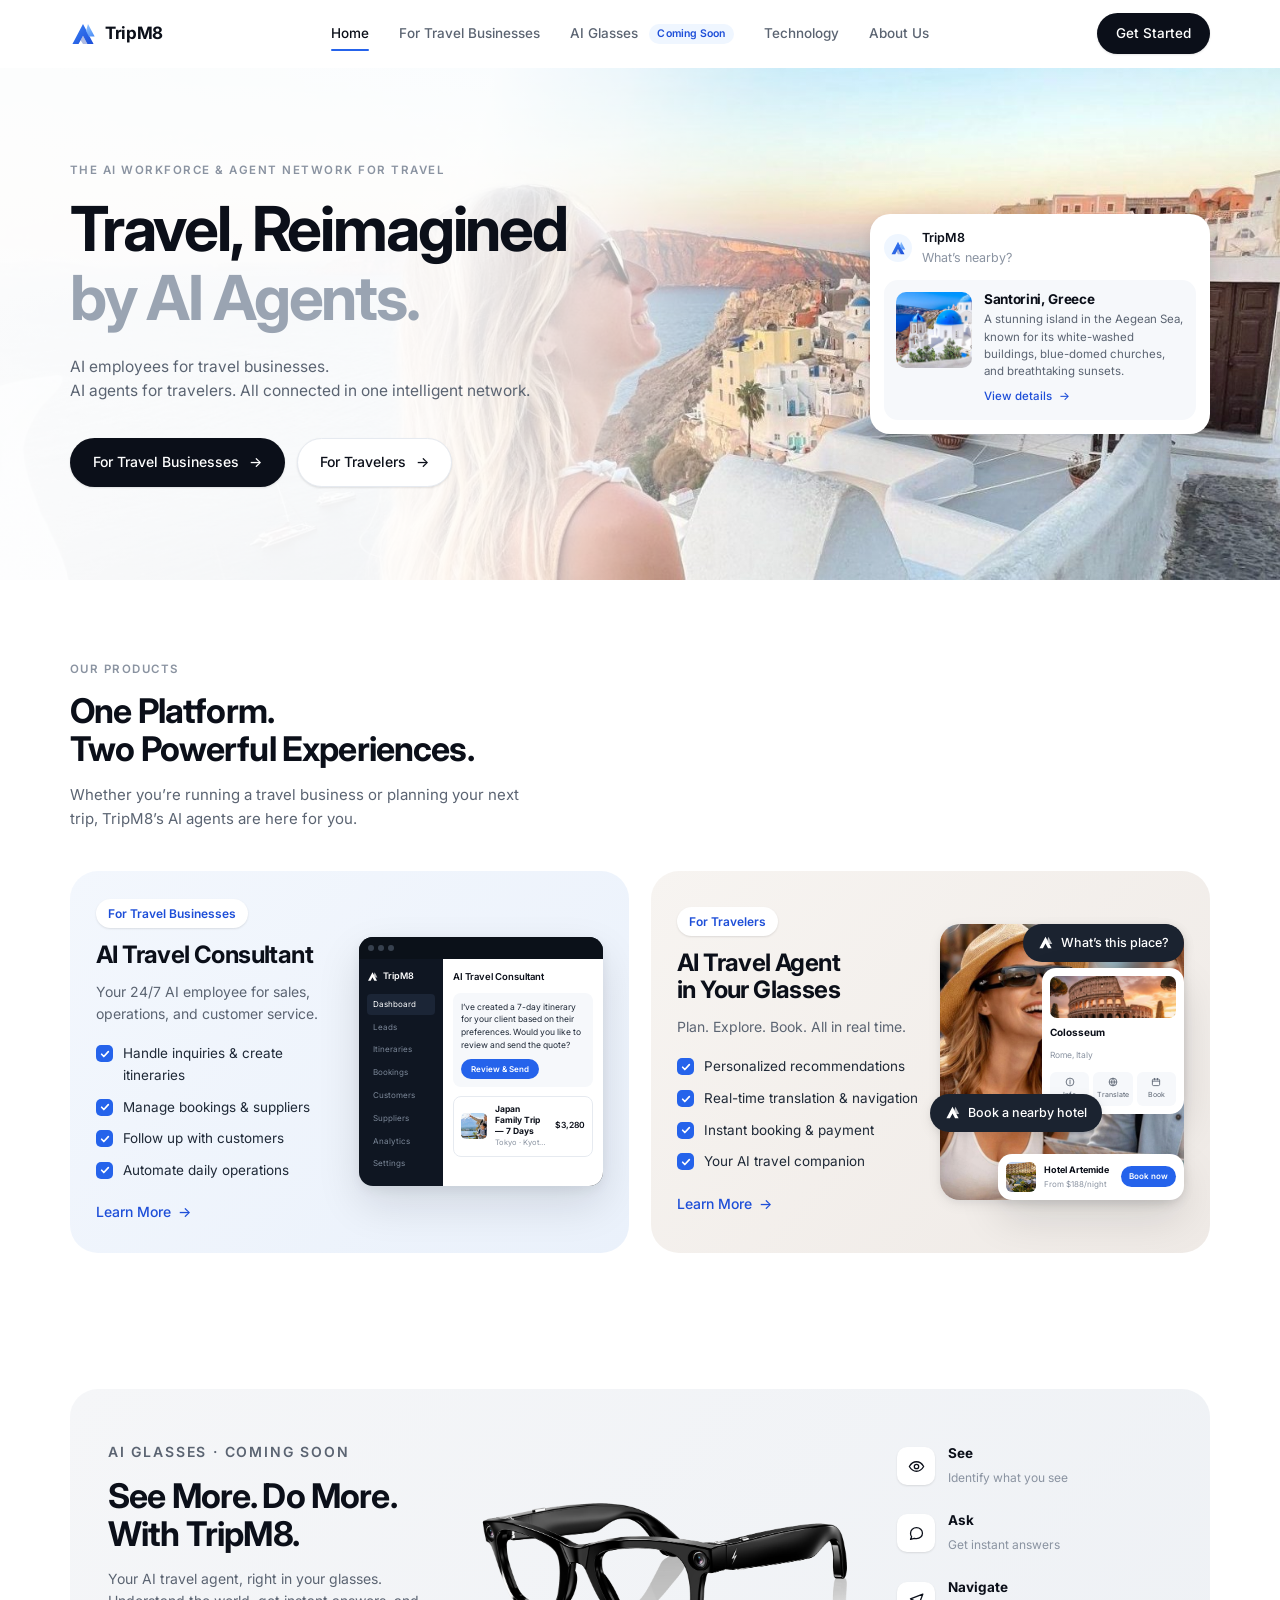
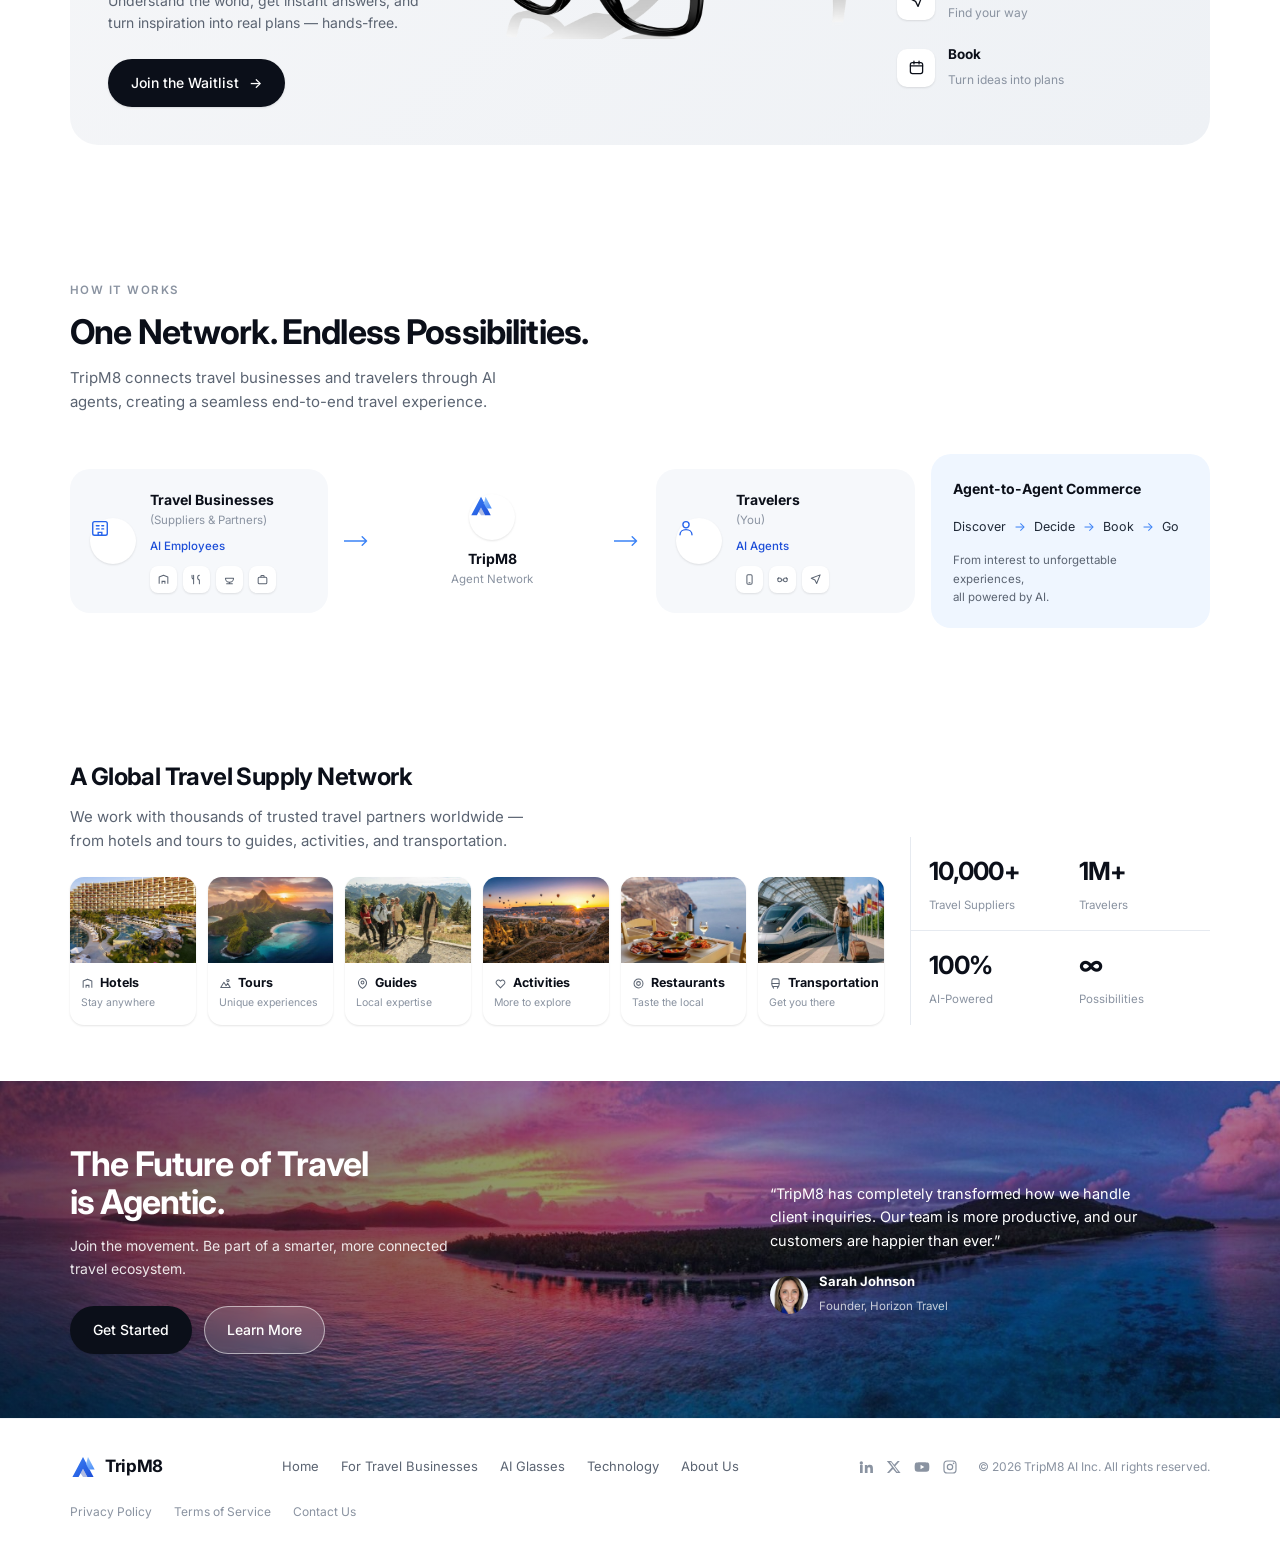
<file: index.html>
<!DOCTYPE html>
<html lang="en">
<head>
<meta charset="utf-8">
<meta name="viewport" content="width=device-width, initial-scale=1">
<title>TripM8 — Travel, Reimagined by AI Agents</title>
<meta name="description" content="TripM8 AI Inc. builds the AI workforce and agent network for travel. AI employees for travel businesses, AI agents for travelers — all connected in one intelligent network.">
<link rel="canonical" href="https://tripm8.ai/">
<meta name="theme-color" content="#ffffff">

<meta property="og:type" content="website">
<meta property="og:site_name" content="TripM8">
<meta property="og:title" content="TripM8 — Travel, Reimagined by AI Agents">
<meta property="og:description" content="AI employees for travel businesses. AI agents for travelers. All connected in one intelligent network.">
<meta property="og:url" content="https://tripm8.ai/">
<meta property="og:image" content="https://tripm8.ai/assets/img/hero-santorini.jpg">
<meta property="og:image:width" content="1550">
<meta property="og:image:height" content="950">
<meta name="twitter:card" content="summary_large_image">

<link rel="icon" href="/favicon.svg" type="image/svg+xml">
<link rel="apple-touch-icon" href="/favicon.svg">
<link rel="manifest" href="/site.webmanifest">

<link rel="preconnect" href="https://fonts.googleapis.com">
<link rel="preconnect" href="https://fonts.gstatic.com" crossorigin>
<link rel="stylesheet" href="https://fonts.googleapis.com/css2?family=Inter:wght@400;500;600;700&display=swap">
<link rel="stylesheet" href="/assets/css/styles.css">

<script type="application/ld+json">
{
  "@context": "https://schema.org",
  "@type": "Organization",
  "name": "TripM8 AI Inc.",
  "alternateName": "TripM8",
  "url": "https://tripm8.ai/",
  "logo": "https://tripm8.ai/assets/img/logo.svg",
  "description": "The AI workforce and agent network for travel."
}
</script>
</head>

<body>
<a class="skip-link" href="#main">Skip to content</a>

<!-- ======================= Header ======================= -->
<header class="site-header" id="siteHeader">
  <div class="wrap">
    <a class="brand" href="/" aria-label="TripM8 home">
      <img src="/assets/img/logo.svg" alt="" width="26" height="26">
      <span>TripM8</span>
    </a>

    <nav class="nav" id="primaryNav" aria-label="Primary">
      <a href="#top" class="is-active">Home</a>
      <a href="#businesses">For Travel Businesses</a>
      <a href="#glasses">AI Glasses <span class="tag-soon">Coming Soon</span></a>
      <a href="#technology">Technology</a>
      <a href="#about">About Us</a>
    </nav>

    <button class="nav-toggle" id="navToggle" type="button"
            aria-controls="primaryNav" aria-expanded="false" aria-label="Open menu">
      <span></span>
    </button>

    <a class="btn btn--dark btn--sm" href="#contact">Get Started</a>
  </div>
</header>

<main id="main">

<!-- ======================= Hero ======================= -->
<section class="hero" id="top">
  <div class="hero__media">
    <img src="/assets/img/hero-santorini.jpg"
         alt="Traveler looking out over the whitewashed cliffside village of Oia, Santorini, at sunset"
         width="1550" height="950" fetchpriority="high">
  </div>

  <div class="wrap hero__inner">
    <div>
      <p class="eyebrow">The AI Workforce &amp; Agent Network for Travel</p>
      <h1>Travel, Reimagined<br><span class="soft">by AI Agents.</span></h1>
      <p class="hero__sub">
        AI employees for travel businesses.<br>
        AI agents for travelers. All connected in one intelligent network.
      </p>
      <div class="hero__cta">
        <a class="btn btn--dark" href="#businesses">For Travel Businesses <span class="arw">&rarr;</span></a>
        <a class="btn btn--light" href="#travelers">For Travelers <span class="arw">&rarr;</span></a>
      </div>
    </div>

    <div class="hero__panel">
      <div class="mock">
        <div class="mock__head">
          <span class="mock__avatar"><img src="/assets/img/logo.svg" alt="" width="16" height="16"></span>
          <div>
            <div class="mock__who">TripM8</div>
            <div class="mock__ask">What&rsquo;s nearby?</div>
          </div>
        </div>
        <div class="mock-card">
          <img class="mock-card__img" src="/assets/img/thumb-santorini.jpg"
               alt="Blue-domed churches above the caldera in Santorini, Greece"
               width="320" height="320" loading="lazy">
          <div>
            <h4>Santorini, Greece</h4>
            <p>A stunning island in the Aegean Sea, known for its white-washed buildings, blue-domed churches, and breathtaking sunsets.</p>
            <span class="tlink">View details <span class="arw">&rarr;</span></span>
          </div>
        </div>
      </div>
    </div>
  </div>
</section>

<!-- ======================= Products ======================= -->
<section class="section" id="products">
  <div class="wrap">
    <p class="eyebrow reveal">Our Products</p>
    <h2 class="h2 reveal">One Platform.<br>Two Powerful Experiences.</h2>
    <p class="lede reveal">
      Whether you&rsquo;re running a travel business or planning your next trip,
      TripM8&rsquo;s AI agents are here for you.
    </p>

    <div class="products__grid">

      <!-- For travel businesses -->
      <article class="pcard pcard--biz reveal" id="businesses">
        <div class="pcard__body">
          <span class="pill">For Travel Businesses</span>
          <h3 class="h3">AI Travel Consultant</h3>
          <p>Your 24/7 AI employee for sales, operations, and customer service.</p>
          <ul class="checks">
            <li><span class="ck"><svg viewBox="0 0 12 12" fill="none" aria-hidden="true"><path d="M2 6.3 4.6 9 10 3.2" stroke="#fff" stroke-width="2" stroke-linecap="round" stroke-linejoin="round"/></svg></span>Handle inquiries &amp; create itineraries</li>
            <li><span class="ck"><svg viewBox="0 0 12 12" fill="none" aria-hidden="true"><path d="M2 6.3 4.6 9 10 3.2" stroke="#fff" stroke-width="2" stroke-linecap="round" stroke-linejoin="round"/></svg></span>Manage bookings &amp; suppliers</li>
            <li><span class="ck"><svg viewBox="0 0 12 12" fill="none" aria-hidden="true"><path d="M2 6.3 4.6 9 10 3.2" stroke="#fff" stroke-width="2" stroke-linecap="round" stroke-linejoin="round"/></svg></span>Follow up with customers</li>
            <li><span class="ck"><svg viewBox="0 0 12 12" fill="none" aria-hidden="true"><path d="M2 6.3 4.6 9 10 3.2" stroke="#fff" stroke-width="2" stroke-linecap="round" stroke-linejoin="round"/></svg></span>Automate daily operations</li>
          </ul>
          <a class="tlink" href="#contact">Learn More <span class="arw">&rarr;</span></a>
        </div>

        <div class="pcard__art">
          <div class="dash" role="img" aria-label="TripM8 AI Travel Consultant dashboard">
            <div class="dash__bar"><i></i><i></i><i></i></div>
            <div class="dash__side">
              <div class="lg"><img src="/assets/img/logo-mark-white.svg" alt="" width="11" height="11">TripM8</div>
              <ul>
                <li class="on">Dashboard</li>
                <li>Leads</li>
                <li>Itineraries</li>
                <li>Bookings</li>
                <li>Customers</li>
                <li>Suppliers</li>
                <li>Analytics</li>
                <li>Settings</li>
              </ul>
            </div>
            <div class="dash__main">
              <div class="ttl">AI Travel Consultant</div>
              <div class="dash__msg">
                I&rsquo;ve created a 7-day itinerary for your client based on their
                preferences. Would you like to review and send the quote?
                <div><span class="dash__btn">Review &amp; Send</span></div>
              </div>
              <div class="dash__row">
                <img src="/assets/img/mock-itinerary.jpg" alt="" width="200" height="200">
                <div>
                  <b>Japan Family Trip &mdash; 7 Days</b>
                  <span>Tokyo &middot; Kyoto &middot; Osaka</span>
                </div>
                <em>$3,280</em>
              </div>
            </div>
          </div>
        </div>
      </article>

      <!-- For travelers -->
      <article class="pcard pcard--trv reveal" id="travelers">
        <div class="pcard__body">
          <span class="pill">For Travelers</span>
          <h3 class="h3">AI Travel Agent<br>in Your Glasses</h3>
          <p>Plan. Explore. Book. All in real time.</p>
          <ul class="checks">
            <li><span class="ck"><svg viewBox="0 0 12 12" fill="none" aria-hidden="true"><path d="M2 6.3 4.6 9 10 3.2" stroke="#fff" stroke-width="2" stroke-linecap="round" stroke-linejoin="round"/></svg></span>Personalized recommendations</li>
            <li><span class="ck"><svg viewBox="0 0 12 12" fill="none" aria-hidden="true"><path d="M2 6.3 4.6 9 10 3.2" stroke="#fff" stroke-width="2" stroke-linecap="round" stroke-linejoin="round"/></svg></span>Real-time translation &amp; navigation</li>
            <li><span class="ck"><svg viewBox="0 0 12 12" fill="none" aria-hidden="true"><path d="M2 6.3 4.6 9 10 3.2" stroke="#fff" stroke-width="2" stroke-linecap="round" stroke-linejoin="round"/></svg></span>Instant booking &amp; payment</li>
            <li><span class="ck"><svg viewBox="0 0 12 12" fill="none" aria-hidden="true"><path d="M2 6.3 4.6 9 10 3.2" stroke="#fff" stroke-width="2" stroke-linecap="round" stroke-linejoin="round"/></svg></span>Your AI travel companion</li>
          </ul>
          <a class="tlink" href="#glasses">Learn More <span class="arw">&rarr;</span></a>
        </div>

        <div class="pcard__art trv-art">
          <img src="/assets/img/scene-glasses.jpg"
               alt="Traveler wearing TripM8 AI glasses on a sunlit European street"
               width="600" height="678" loading="lazy">

          <span class="bubble b1">
            <img src="/assets/img/logo-mark-white.svg" alt="" width="15" height="15">
            What&rsquo;s this place?
          </span>

          <div class="poi">
            <img src="/assets/img/mock-poi.jpg" alt="" width="600" height="200">
            <b>Colosseum</b>
            <span>Rome, Italy</span>
            <div class="poi__acts">
              <div>
                <svg viewBox="0 0 16 16" fill="none" aria-hidden="true"><circle cx="8" cy="8" r="6.2" stroke="#5B6472" stroke-width="1.4"/><path d="M8 7.2v4M8 4.9v.9" stroke="#5B6472" stroke-width="1.4" stroke-linecap="round"/></svg>
                Info
              </div>
              <div>
                <svg viewBox="0 0 16 16" fill="none" aria-hidden="true"><circle cx="8" cy="8" r="6.2" stroke="#5B6472" stroke-width="1.4"/><path d="M1.8 8h12.4M8 1.8c3 3.4 3 9 0 12.4-3-3.4-3-9 0-12.4Z" stroke="#5B6472" stroke-width="1.4"/></svg>
                Translate
              </div>
              <div>
                <svg viewBox="0 0 16 16" fill="none" aria-hidden="true"><rect x="2.2" y="3.4" width="11.6" height="10.4" rx="2" stroke="#5B6472" stroke-width="1.4"/><path d="M2.2 6.6h11.6M5.6 2.2v2.4M10.4 2.2v2.4" stroke="#5B6472" stroke-width="1.4" stroke-linecap="round"/></svg>
                Book
              </div>
            </div>
          </div>

          <span class="bubble b2">
            <img src="/assets/img/logo-mark-white.svg" alt="" width="15" height="15">
            Book a nearby hotel
          </span>

          <div class="hotel">
            <img src="/assets/img/sn-hotels.jpg" alt="" width="34" height="34">
            <div>
              <b>Hotel Artemide</b>
              <span>From $188/night</span>
            </div>
            <span class="book">Book now</span>
          </div>
        </div>
      </article>

    </div>
  </div>
</section>

<!-- ======================= AI Glasses ======================= -->
<section class="section section--tight" id="glasses">
  <div class="wrap">
    <div class="glasses reveal">
      <div>
        <p class="eyebrow">AI Glasses &middot; Coming Soon</p>
        <h2 class="h2">See More. Do More.<br>With TripM8.</h2>
        <p>
          Your AI travel agent, right in your glasses. Understand the world,
          get instant answers, and turn inspiration into real plans &mdash; hands-free.
        </p>
        <a class="btn btn--dark" href="https://forms.gle/j3CLpu5u1ajBYzNw7">Join the Waitlist <span class="arw">&rarr;</span></a>
      </div>

      <div class="glasses__hero">
        <img src="/assets/img/glasses.png" alt="TripM8 AI glasses" width="1140" height="429" loading="lazy">
      </div>

      <ul class="feat">
        <li>
          <span class="ic"><svg viewBox="0 0 20 20" fill="none" aria-hidden="true"><path d="M1.6 10S4.8 4.4 10 4.4 18.4 10 18.4 10 15.2 15.6 10 15.6 1.6 10 1.6 10Z" stroke="#0B0F19" stroke-width="1.5"/><circle cx="10" cy="10" r="2.6" stroke="#0B0F19" stroke-width="1.5"/></svg></span>
          <div><b>See</b><span>Identify what you see</span></div>
        </li>
        <li>
          <span class="ic"><svg viewBox="0 0 20 20" fill="none" aria-hidden="true"><path d="M17 9.6c0 3.6-3.1 6.5-7 6.5-.9 0-1.8-.2-2.6-.4L3 17l1.2-3.2A6.2 6.2 0 0 1 3 9.6C3 6 6.1 3.1 10 3.1s7 2.9 7 6.5Z" stroke="#0B0F19" stroke-width="1.5" stroke-linejoin="round"/></svg></span>
          <div><b>Ask</b><span>Get instant answers</span></div>
        </li>
        <li>
          <span class="ic"><svg viewBox="0 0 20 20" fill="none" aria-hidden="true"><path d="M17.4 2.6 2.9 8.1l6 2.9 2.9 6 5.6-14.4Z" stroke="#0B0F19" stroke-width="1.5" stroke-linejoin="round"/></svg></span>
          <div><b>Navigate</b><span>Find your way</span></div>
        </li>
        <li>
          <span class="ic"><svg viewBox="0 0 20 20" fill="none" aria-hidden="true"><rect x="2.8" y="4.2" width="14.4" height="13" rx="2.4" stroke="#0B0F19" stroke-width="1.5"/><path d="M2.8 8.2h14.4M7 2.6v3.2M13 2.6v3.2" stroke="#0B0F19" stroke-width="1.5" stroke-linecap="round"/></svg></span>
          <div><b>Book</b><span>Turn ideas into plans</span></div>
        </li>
      </ul>
    </div>
  </div>
</section>

<!-- ======================= How it works ======================= -->
<section class="section" id="technology">
  <div class="wrap">
    <p class="eyebrow reveal">How It Works</p>
    <h2 class="h2 reveal">One Network. Endless Possibilities.</h2>
    <p class="lede reveal">
      TripM8 connects travel businesses and travelers through AI agents,
      creating a seamless end-to-end travel experience.
    </p>

    <div class="flow">
      <div class="node reveal">
        <span class="node__ic">
          <svg viewBox="0 0 22 22" fill="none" aria-hidden="true"><rect x="3" y="4" width="16" height="15" rx="2" stroke="#2563EB" stroke-width="1.5"/><path d="M7 8.5h3M7 12h3M13 8.5h2M13 12h2M9 19v-3.2h4V19" stroke="#2563EB" stroke-width="1.5" stroke-linecap="round"/></svg>
        </span>
        <div>
          <b>Travel Businesses</b>
          <span>(Suppliers &amp; Partners)</span>
          <span class="role">AI Employees</span>
          <div class="node__chips">
            <i><svg viewBox="0 0 18 18" fill="none" aria-hidden="true"><path d="M3 15V5.5L9 3l6 2.5V15" stroke="#5B6472" stroke-width="1.4" stroke-linejoin="round"/><path d="M7 15v-3.4h4V15" stroke="#5B6472" stroke-width="1.4"/></svg></i>
            <i><svg viewBox="0 0 18 18" fill="none" aria-hidden="true"><path d="M5 3v5.5M5 8.5V15M5 8.5c-1.3 0-2.2-1-2.2-2.3V3M13 3c-1.5 0-2.4 1.6-2.4 3.4S11.5 9.6 13 9.6V15" stroke="#5B6472" stroke-width="1.4" stroke-linecap="round"/></svg></i>
            <i><svg viewBox="0 0 18 18" fill="none" aria-hidden="true"><path d="M3.4 7.2h11.2c0 3.1-2.5 5.6-5.6 5.6S3.4 10.3 3.4 7.2ZM9 12.8V15M5 15h8" stroke="#5B6472" stroke-width="1.4" stroke-linecap="round" stroke-linejoin="round"/></svg></i>
            <i><svg viewBox="0 0 18 18" fill="none" aria-hidden="true"><rect x="3" y="6" width="12" height="9" rx="1.6" stroke="#5B6472" stroke-width="1.4"/><path d="M6.8 6V4.4c0-.6.5-1.1 1.1-1.1h2.2c.6 0 1.1.5 1.1 1.1V6" stroke="#5B6472" stroke-width="1.4"/></svg></i>
          </div>
        </div>
      </div>

      <div class="arrow" aria-hidden="true">
        <svg viewBox="0 0 30 14" fill="none"><path d="M0 7h26M21 2l5 5-5 5" stroke="currentColor" stroke-width="1.6" stroke-linecap="round" stroke-linejoin="round"/></svg>
      </div>

      <div class="node node--center reveal">
        <span class="node__ic"><img src="/assets/img/logo.svg" alt="" width="24" height="24"></span>
        <div>
          <b>TripM8</b>
          <span>Agent Network</span>
        </div>
      </div>

      <div class="arrow" aria-hidden="true">
        <svg viewBox="0 0 30 14" fill="none"><path d="M0 7h26M21 2l5 5-5 5" stroke="currentColor" stroke-width="1.6" stroke-linecap="round" stroke-linejoin="round"/></svg>
      </div>

      <div class="node reveal">
        <span class="node__ic">
          <svg viewBox="0 0 22 22" fill="none" aria-hidden="true"><circle cx="11" cy="7.4" r="3.4" stroke="#2563EB" stroke-width="1.5"/><path d="M4.4 18.4c0-3.4 3-5.6 6.6-5.6s6.6 2.2 6.6 5.6" stroke="#2563EB" stroke-width="1.5" stroke-linecap="round"/></svg>
        </span>
        <div>
          <b>Travelers</b>
          <span>(You)</span>
          <span class="role">AI Agents</span>
          <div class="node__chips">
            <i><svg viewBox="0 0 18 18" fill="none" aria-hidden="true"><rect x="5.4" y="2.4" width="7.2" height="13.2" rx="1.6" stroke="#5B6472" stroke-width="1.4"/><path d="M8.2 13.4h1.6" stroke="#5B6472" stroke-width="1.4" stroke-linecap="round"/></svg></i>
            <i><svg viewBox="0 0 18 18" fill="none" aria-hidden="true"><circle cx="5" cy="9.6" r="2.6" stroke="#5B6472" stroke-width="1.4"/><circle cx="13" cy="9.6" r="2.6" stroke="#5B6472" stroke-width="1.4"/><path d="M7.6 9.6h2.8M2.4 8.2 3.6 6.6M15.6 8.2l-1.2-1.6" stroke="#5B6472" stroke-width="1.4" stroke-linecap="round"/></svg></i>
            <i><svg viewBox="0 0 18 18" fill="none" aria-hidden="true"><path d="M15.4 2.6 3.2 7.2l5 2.4 2.4 5 4.8-12Z" stroke="#5B6472" stroke-width="1.4" stroke-linejoin="round"/></svg></i>
          </div>
        </div>
      </div>

      <div class="commerce reveal">
        <b>Agent-to-Agent Commerce</b>
        <div class="commerce__steps">
          <span>Discover</span><i>&rarr;</i>
          <span>Decide</span><i>&rarr;</i>
          <span>Book</span><i>&rarr;</i>
          <span>Go</span>
        </div>
        <p>From interest to unforgettable experiences,<br>all powered by AI.</p>
      </div>
    </div>
  </div>
</section>

<!-- ======================= Supply network ======================= -->
<section class="section section--tight" id="network">
  <div class="wrap supply">
    <div>
      <h2 class="h3 reveal">A Global Travel Supply Network</h2>
      <p class="lede reveal">
        We work with thousands of trusted travel partners worldwide &mdash; from hotels
        and tours to guides, activities, and transportation.
      </p>

      <div class="supply__grid">
        <article class="scard reveal">
          <img src="/assets/img/sn-hotels.jpg" alt="" width="600" height="410" loading="lazy">
          <div class="scard__b">
            <div class="t">
              <svg viewBox="0 0 18 18" fill="none" aria-hidden="true"><path d="M3 15V5.5L9 3l6 2.5V15" stroke="currentColor" stroke-width="1.4" stroke-linejoin="round"/><path d="M7 15v-3.4h4V15" stroke="currentColor" stroke-width="1.4"/></svg>
              <b>Hotels</b>
            </div>
            <span>Stay anywhere</span>
          </div>
        </article>

        <article class="scard reveal">
          <img src="/assets/img/sn-tours.jpg" alt="" width="600" height="410" loading="lazy">
          <div class="scard__b">
            <div class="t">
              <svg viewBox="0 0 18 18" fill="none" aria-hidden="true"><path d="m2.4 14.4 4.4-7 3 4.6 2.2-3.2 3.6 5.6H2.4Z" stroke="currentColor" stroke-width="1.4" stroke-linejoin="round"/><circle cx="12.4" cy="5" r="1.6" stroke="currentColor" stroke-width="1.4"/></svg>
              <b>Tours</b>
            </div>
            <span>Unique experiences</span>
          </div>
        </article>

        <article class="scard reveal">
          <img src="/assets/img/sn-guides.jpg" alt="" width="600" height="410" loading="lazy">
          <div class="scard__b">
            <div class="t">
              <svg viewBox="0 0 18 18" fill="none" aria-hidden="true"><path d="M9 15.8s5.6-3.8 5.6-8a5.6 5.6 0 1 0-11.2 0c0 4.2 5.6 8 5.6 8Z" stroke="currentColor" stroke-width="1.4" stroke-linejoin="round"/><circle cx="9" cy="7.6" r="2" stroke="currentColor" stroke-width="1.4"/></svg>
              <b>Guides</b>
            </div>
            <span>Local expertise</span>
          </div>
        </article>

        <article class="scard reveal">
          <img src="/assets/img/sn-activities.jpg" alt="" width="600" height="410" loading="lazy">
          <div class="scard__b">
            <div class="t">
              <svg viewBox="0 0 18 18" fill="none" aria-hidden="true"><path d="M9 15.2 3.9 10a3.3 3.3 0 0 1 0-4.7 3.3 3.3 0 0 1 4.7 0L9 5.7l.4-.4a3.3 3.3 0 0 1 4.7 0 3.3 3.3 0 0 1 0 4.7L9 15.2Z" stroke="currentColor" stroke-width="1.4" stroke-linejoin="round"/></svg>
              <b>Activities</b>
            </div>
            <span>More to explore</span>
          </div>
        </article>

        <article class="scard reveal">
          <img src="/assets/img/sn-restaurants.jpg" alt="" width="600" height="410" loading="lazy">
          <div class="scard__b">
            <div class="t">
              <svg viewBox="0 0 18 18" fill="none" aria-hidden="true"><circle cx="9" cy="9" r="6.2" stroke="currentColor" stroke-width="1.4"/><circle cx="9" cy="9" r="2.6" stroke="currentColor" stroke-width="1.4"/></svg>
              <b>Restaurants</b>
            </div>
            <span>Taste the local</span>
          </div>
        </article>

        <article class="scard reveal">
          <img src="/assets/img/sn-transport.jpg" alt="" width="600" height="410" loading="lazy">
          <div class="scard__b">
            <div class="t">
              <svg viewBox="0 0 18 18" fill="none" aria-hidden="true"><rect x="4" y="2.6" width="10" height="10.4" rx="2.4" stroke="currentColor" stroke-width="1.4"/><path d="M4 9h10M6.4 15.4 5 13.2M11.6 15.4 13 13.2" stroke="currentColor" stroke-width="1.4" stroke-linecap="round"/></svg>
              <b>Transportation</b>
            </div>
            <span>Get you there</span>
          </div>
        </article>
      </div>
    </div>

    <div class="stats reveal">
      <div><b data-count="10000" data-suffix="+">10,000+</b><span>Travel Suppliers</span></div>
      <div><b data-count="1" data-suffix="M+">1M+</b><span>Travelers</span></div>
      <div><b data-count="100" data-suffix="%">100%</b><span>AI-Powered</span></div>
      <div><b>&infin;</b><span>Possibilities</span></div>
    </div>
  </div>
</section>

<!-- ======================= CTA ======================= -->
<section class="cta" id="about">
  <div class="cta__media">
    <img src="/assets/img/cta-sunset.jpg" alt="" width="2000" height="468" loading="lazy">
  </div>

  <div class="wrap cta__inner">
    <div>
      <h2>The Future of Travel<br>is Agentic.</h2>
      <p>Join the movement. Be part of a smarter, more connected travel ecosystem.</p>
      <div class="cta__btns" id="contact">
        <a class="btn btn--dark" href="mailto:hello@tripm8.ai?subject=Getting%20started%20with%20TripM8">Get Started</a>
        <a class="btn btn--ghost" href="#products">Learn More</a>
      </div>
    </div>

    <figure class="quote">
      <blockquote>
        &ldquo;TripM8 has completely transformed how we handle client inquiries.
        Our team is more productive, and our customers are happier than ever.&rdquo;
      </blockquote>
      <figcaption class="quote__who">
        <img src="/assets/img/avatar-sarah.jpg" alt="Sarah Johnson" width="200" height="200" loading="lazy">
        <div>
          <b>Sarah Johnson</b>
          <span>Founder, Horizon Travel</span>
        </div>
      </figcaption>
    </figure>
  </div>
</section>

</main>

<!-- ======================= Footer ======================= -->
<footer class="site-footer">
  <div class="wrap">
    <div class="foot__top">
      <a class="brand" href="/" aria-label="TripM8 home">
        <img src="/assets/img/logo.svg" alt="" width="26" height="26">
        <span>TripM8</span>
      </a>

      <nav class="foot__nav" aria-label="Footer">
        <a href="#top">Home</a>
        <a href="#businesses">For Travel Businesses</a>
        <a href="#glasses">AI Glasses</a>
        <a href="#technology">Technology</a>
        <a href="#about">About Us</a>
      </nav>

      <div class="socials">
        <a href="https://www.linkedin.com/" aria-label="LinkedIn" rel="me noopener" target="_blank">
          <svg viewBox="0 0 24 24" fill="currentColor" aria-hidden="true"><path d="M4.98 3.5a2.5 2.5 0 1 1 0 5 2.5 2.5 0 0 1 0-5ZM3 9h4v12H3V9Zm7 0h3.8v1.7h.05c.53-.95 1.83-1.95 3.77-1.95 4.03 0 4.78 2.5 4.78 5.76V21h-4v-5.5c0-1.31-.02-3-1.9-3-1.9 0-2.2 1.43-2.2 2.9V21h-4V9Z"/></svg>
        </a>
        <a href="https://x.com/" aria-label="X" rel="me noopener" target="_blank">
          <svg viewBox="0 0 24 24" fill="currentColor" aria-hidden="true"><path d="M17.5 3h3.2l-7 8 8.2 10h-6.4l-5-6.1L4.7 21H1.5l7.5-8.6L1.2 3h6.6l4.5 5.6L17.5 3Zm-1.1 16.1h1.8L7.7 4.8H5.8l10.6 14.3Z"/></svg>
        </a>
        <a href="https://www.youtube.com/" aria-label="YouTube" rel="me noopener" target="_blank">
          <svg viewBox="0 0 24 24" fill="currentColor" aria-hidden="true"><path d="M22.5 7.2a2.7 2.7 0 0 0-1.9-1.9C18.9 4.8 12 4.8 12 4.8s-6.9 0-8.6.5A2.7 2.7 0 0 0 1.5 7.2C1 8.9 1 12 1 12s0 3.1.5 4.8a2.7 2.7 0 0 0 1.9 1.9c1.7.5 8.6.5 8.6.5s6.9 0 8.6-.5a2.7 2.7 0 0 0 1.9-1.9c.5-1.7.5-4.8.5-4.8s0-3.1-.5-4.8ZM9.8 15.3V8.7l5.7 3.3-5.7 3.3Z"/></svg>
        </a>
        <a href="https://www.instagram.com/" aria-label="Instagram" rel="me noopener" target="_blank">
          <svg viewBox="0 0 24 24" fill="none" aria-hidden="true"><rect x="3" y="3" width="18" height="18" rx="5" stroke="currentColor" stroke-width="1.8"/><circle cx="12" cy="12" r="4" stroke="currentColor" stroke-width="1.8"/><circle cx="17.4" cy="6.6" r="1.2" fill="currentColor"/></svg>
        </a>
      </div>

      <p class="foot__copy">&copy; <span id="year">2026</span> TripM8 AI Inc. All rights reserved.</p>
    </div>

    <div class="foot__bottom">
      <a href="/privacy.html">Privacy Policy</a>
      <a href="/terms.html">Terms of Service</a>
      <a href="mailto:hello@tripm8.ai">Contact Us</a>
    </div>
  </div>
</footer>

<script src="/assets/js/main.js" defer></script>
</body>
</html>
</file>
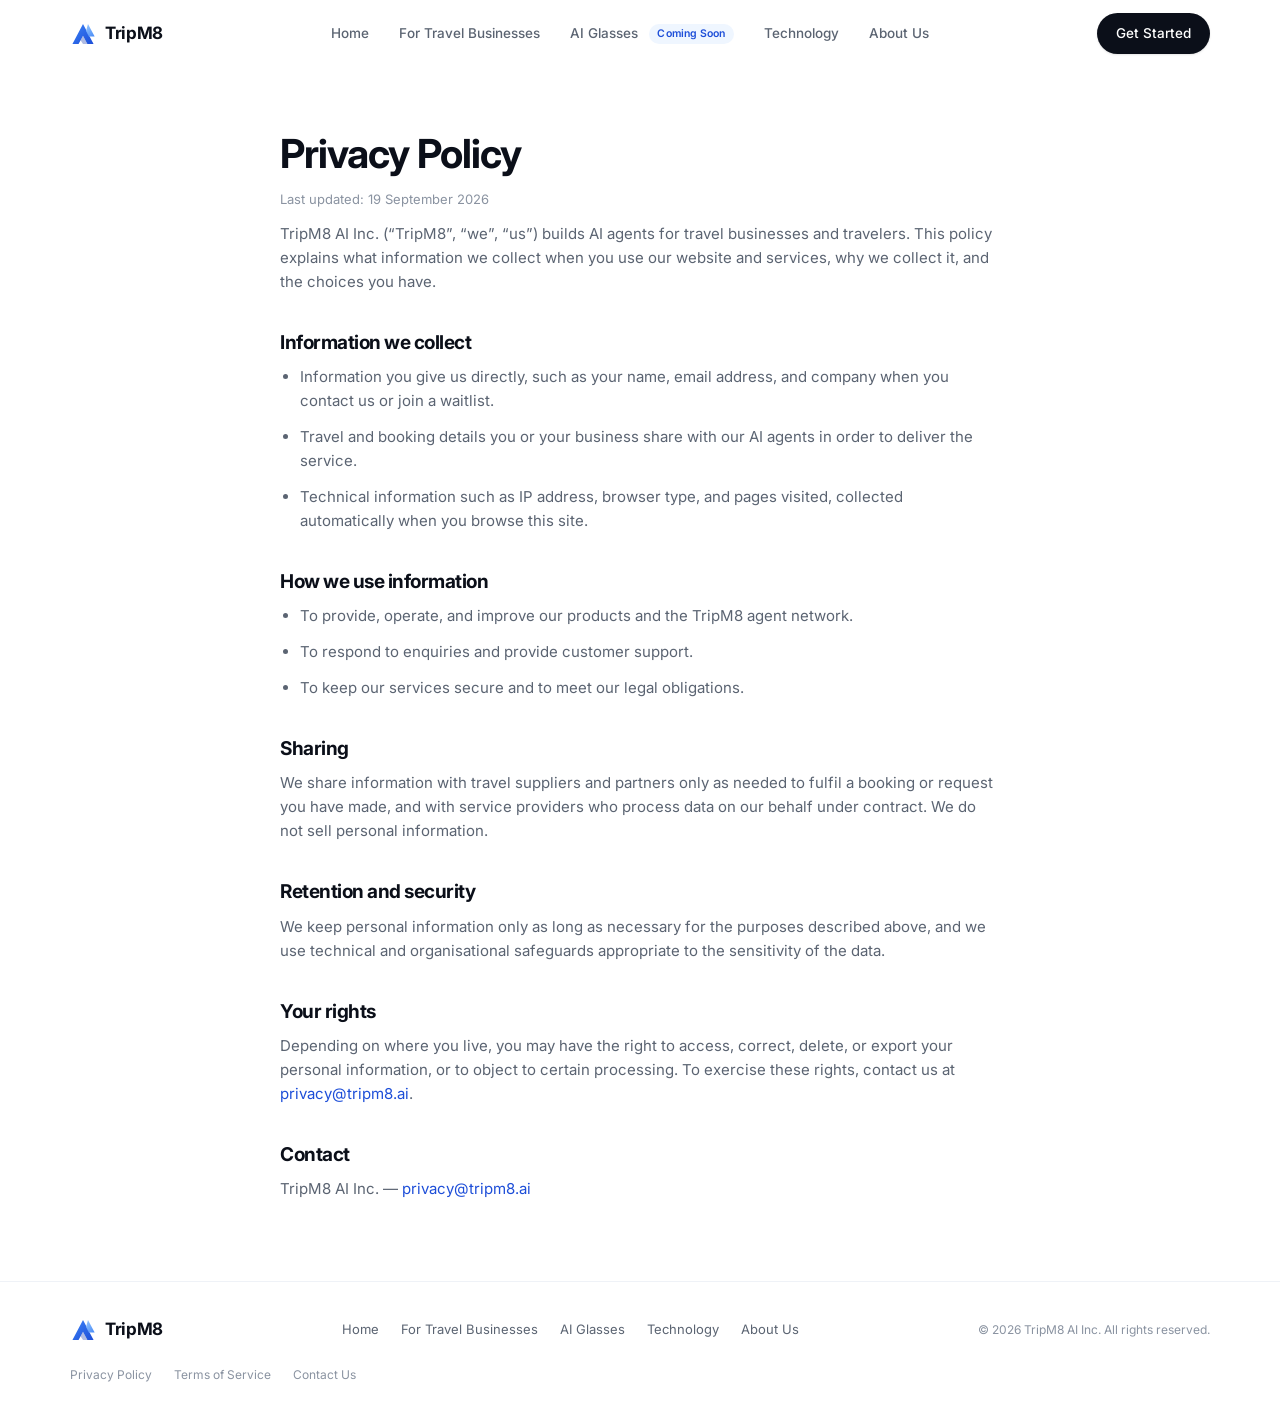
<file: privacy.html>
<!DOCTYPE html>
<html lang="en">
<head>
<meta charset="utf-8">
<meta name="viewport" content="width=device-width, initial-scale=1">
<title>Privacy Policy — TripM8</title>
<meta name="description" content="How TripM8 AI Inc. collects, uses, and protects your information.">
<meta name="robots" content="index,follow">
<link rel="icon" href="/favicon.svg" type="image/svg+xml">
<link rel="preconnect" href="https://fonts.googleapis.com">
<link rel="preconnect" href="https://fonts.gstatic.com" crossorigin>
<link rel="stylesheet" href="https://fonts.googleapis.com/css2?family=Inter:wght@400;500;600;700&display=swap">
<link rel="stylesheet" href="/assets/css/styles.css">
</head>
<body>
<header class="site-header" id="siteHeader">
  <div class="wrap">
    <a class="brand" href="/" aria-label="TripM8 home">
      <img src="/assets/img/logo.svg" alt="" width="26" height="26">
      <span>TripM8</span>
    </a>
    <nav class="nav" id="primaryNav" aria-label="Primary">
      <a href="/#top">Home</a>
      <a href="/#businesses">For Travel Businesses</a>
      <a href="/#glasses">AI Glasses <span class="tag-soon">Coming Soon</span></a>
      <a href="/#technology">Technology</a>
      <a href="/#about">About Us</a>
    </nav>
    <button class="nav-toggle" id="navToggle" type="button"
            aria-controls="primaryNav" aria-expanded="false" aria-label="Open menu">
      <span></span>
    </button>
    <a class="btn btn--dark btn--sm" href="/#contact">Get Started</a>
  </div>
</header>
<main class="wrap doc">
  <h1>Privacy Policy</h1>
  <p class="updated">Last updated: 19 September 2026</p>

  <p>
    TripM8 AI Inc. (&ldquo;TripM8&rdquo;, &ldquo;we&rdquo;, &ldquo;us&rdquo;) builds AI agents for
    travel businesses and travelers. This policy explains what information we collect when you
    use our website and services, why we collect it, and the choices you have.
  </p>

  <h2>Information we collect</h2>
  <ul>
    <li>Information you give us directly, such as your name, email address, and company when you contact us or join a waitlist.</li>
    <li>Travel and booking details you or your business share with our AI agents in order to deliver the service.</li>
    <li>Technical information such as IP address, browser type, and pages visited, collected automatically when you browse this site.</li>
  </ul>

  <h2>How we use information</h2>
  <ul>
    <li>To provide, operate, and improve our products and the TripM8 agent network.</li>
    <li>To respond to enquiries and provide customer support.</li>
    <li>To keep our services secure and to meet our legal obligations.</li>
  </ul>

  <h2>Sharing</h2>
  <p>
    We share information with travel suppliers and partners only as needed to fulfil a booking or
    request you have made, and with service providers who process data on our behalf under
    contract. We do not sell personal information.
  </p>

  <h2>Retention and security</h2>
  <p>
    We keep personal information only as long as necessary for the purposes described above, and
    we use technical and organisational safeguards appropriate to the sensitivity of the data.
  </p>

  <h2>Your rights</h2>
  <p>
    Depending on where you live, you may have the right to access, correct, delete, or export
    your personal information, or to object to certain processing. To exercise these rights,
    contact us at <a href="mailto:privacy@tripm8.ai">privacy@tripm8.ai</a>.
  </p>

  <h2>Contact</h2>
  <p>
    TripM8 AI Inc. &mdash; <a href="mailto:privacy@tripm8.ai">privacy@tripm8.ai</a>
  </p>
</main>
<footer class="site-footer">
  <div class="wrap">
    <div class="foot__top">
      <a class="brand" href="/" aria-label="TripM8 home">
        <img src="/assets/img/logo.svg" alt="" width="26" height="26">
        <span>TripM8</span>
      </a>
      <nav class="foot__nav" aria-label="Footer">
        <a href="/#top">Home</a>
        <a href="/#businesses">For Travel Businesses</a>
        <a href="/#glasses">AI Glasses</a>
        <a href="/#technology">Technology</a>
        <a href="/#about">About Us</a>
      </nav>
      <p class="foot__copy">&copy; <span id="year">2026</span> TripM8 AI Inc. All rights reserved.</p>
    </div>
    <div class="foot__bottom">
      <a href="/privacy.html">Privacy Policy</a>
      <a href="/terms.html">Terms of Service</a>
      <a href="mailto:hello@tripm8.ai">Contact Us</a>
    </div>
  </div>
</footer>
<script src="/assets/js/main.js" defer></script>
</body>
</html>
</file>
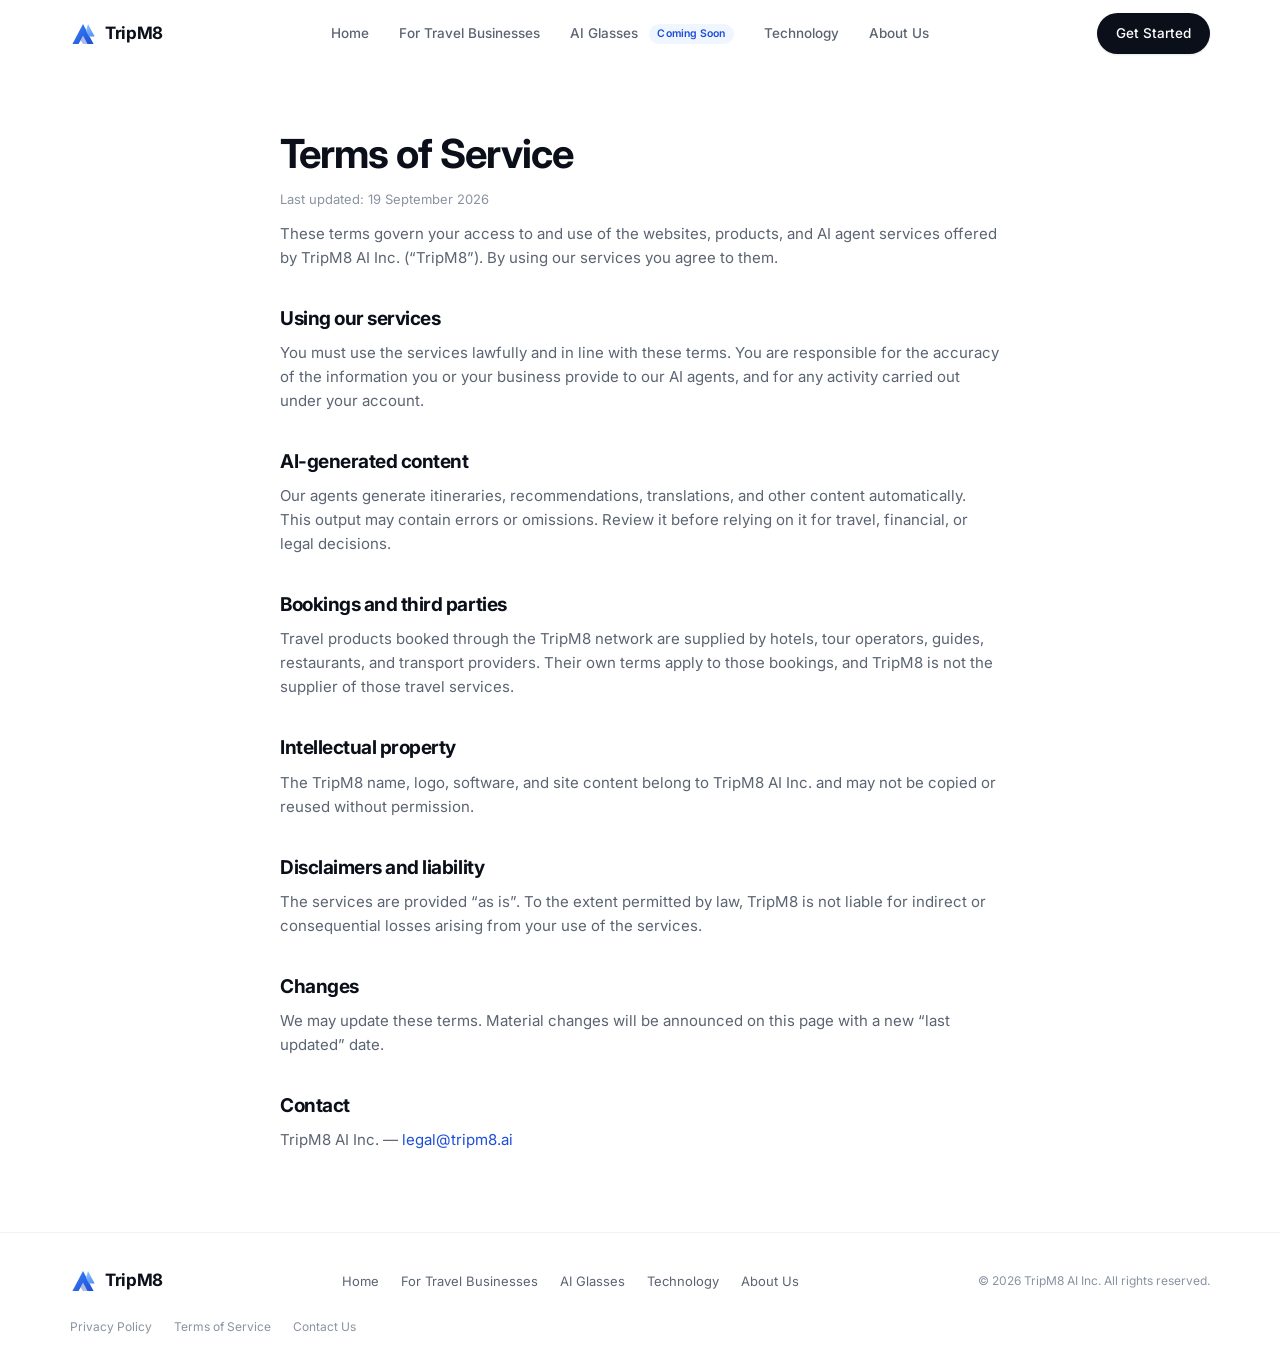
<file: terms.html>
<!DOCTYPE html>
<html lang="en">
<head>
<meta charset="utf-8">
<meta name="viewport" content="width=device-width, initial-scale=1">
<title>Terms of Service — TripM8</title>
<meta name="description" content="The terms that govern your use of TripM8 AI Inc. products and services.">
<meta name="robots" content="index,follow">
<link rel="icon" href="/favicon.svg" type="image/svg+xml">
<link rel="preconnect" href="https://fonts.googleapis.com">
<link rel="preconnect" href="https://fonts.gstatic.com" crossorigin>
<link rel="stylesheet" href="https://fonts.googleapis.com/css2?family=Inter:wght@400;500;600;700&display=swap">
<link rel="stylesheet" href="/assets/css/styles.css">
</head>
<body>
<header class="site-header" id="siteHeader">
  <div class="wrap">
    <a class="brand" href="/" aria-label="TripM8 home">
      <img src="/assets/img/logo.svg" alt="" width="26" height="26">
      <span>TripM8</span>
    </a>
    <nav class="nav" id="primaryNav" aria-label="Primary">
      <a href="/#top">Home</a>
      <a href="/#businesses">For Travel Businesses</a>
      <a href="/#glasses">AI Glasses <span class="tag-soon">Coming Soon</span></a>
      <a href="/#technology">Technology</a>
      <a href="/#about">About Us</a>
    </nav>
    <button class="nav-toggle" id="navToggle" type="button"
            aria-controls="primaryNav" aria-expanded="false" aria-label="Open menu">
      <span></span>
    </button>
    <a class="btn btn--dark btn--sm" href="/#contact">Get Started</a>
  </div>
</header>
<main class="wrap doc">
  <h1>Terms of Service</h1>
  <p class="updated">Last updated: 19 September 2026</p>

  <p>
    These terms govern your access to and use of the websites, products, and AI agent services
    offered by TripM8 AI Inc. (&ldquo;TripM8&rdquo;). By using our services you agree to them.
  </p>

  <h2>Using our services</h2>
  <p>
    You must use the services lawfully and in line with these terms. You are responsible for the
    accuracy of the information you or your business provide to our AI agents, and for any
    activity carried out under your account.
  </p>

  <h2>AI-generated content</h2>
  <p>
    Our agents generate itineraries, recommendations, translations, and other content
    automatically. This output may contain errors or omissions. Review it before relying on it
    for travel, financial, or legal decisions.
  </p>

  <h2>Bookings and third parties</h2>
  <p>
    Travel products booked through the TripM8 network are supplied by hotels, tour operators,
    guides, restaurants, and transport providers. Their own terms apply to those bookings, and
    TripM8 is not the supplier of those travel services.
  </p>

  <h2>Intellectual property</h2>
  <p>
    The TripM8 name, logo, software, and site content belong to TripM8 AI Inc. and may not be
    copied or reused without permission.
  </p>

  <h2>Disclaimers and liability</h2>
  <p>
    The services are provided &ldquo;as is&rdquo;. To the extent permitted by law, TripM8 is not
    liable for indirect or consequential losses arising from your use of the services.
  </p>

  <h2>Changes</h2>
  <p>
    We may update these terms. Material changes will be announced on this page with a new
    &ldquo;last updated&rdquo; date.
  </p>

  <h2>Contact</h2>
  <p>
    TripM8 AI Inc. &mdash; <a href="mailto:legal@tripm8.ai">legal@tripm8.ai</a>
  </p>
</main>
<footer class="site-footer">
  <div class="wrap">
    <div class="foot__top">
      <a class="brand" href="/" aria-label="TripM8 home">
        <img src="/assets/img/logo.svg" alt="" width="26" height="26">
        <span>TripM8</span>
      </a>
      <nav class="foot__nav" aria-label="Footer">
        <a href="/#top">Home</a>
        <a href="/#businesses">For Travel Businesses</a>
        <a href="/#glasses">AI Glasses</a>
        <a href="/#technology">Technology</a>
        <a href="/#about">About Us</a>
      </nav>
      <p class="foot__copy">&copy; <span id="year">2026</span> TripM8 AI Inc. All rights reserved.</p>
    </div>
    <div class="foot__bottom">
      <a href="/privacy.html">Privacy Policy</a>
      <a href="/terms.html">Terms of Service</a>
      <a href="mailto:hello@tripm8.ai">Contact Us</a>
    </div>
  </div>
</footer>
<script src="/assets/js/main.js" defer></script>
</body>
</html>
</file>
<file: assets/css/styles.css>
/* ==========================================================================
   TripM8 AI Inc. — tripm8.ai
   Design tokens, layout primitives and section styles.
   ========================================================================== */

:root {
  /* Brand */
  --brand-500: #2563EB;
  --brand-600: #1D4ED8;
  --brand-400: #3B82F6;
  --brand-200: #93C5FD;
  --brand-50:  #EFF6FF;

  /* Neutrals */
  --ink:       #0B0F19;
  --ink-2:     #1F2937;
  --muted:     #5B6472;
  --muted-2:   #8A93A1;
  --line:      #E6EAF0;
  --line-soft: #EFF2F7;
  --surface:   #FFFFFF;
  --surface-2: #F6F8FB;
  --surface-3: #F1F5FA;

  /* Type */
  --font: "Inter", -apple-system, BlinkMacSystemFont, "Segoe UI", Roboto,
          "Helvetica Neue", "PingFang SC", "Hiragino Sans GB",
          "Microsoft YaHei", sans-serif;

  /* Shape */
  --r-sm: 10px;
  --r-md: 14px;
  --r-lg: 20px;
  --r-xl: 28px;
  --r-pill: 999px;

  /* Elevation */
  --sh-sm: 0 1px 2px rgba(11, 15, 25, .06), 0 1px 3px rgba(11, 15, 25, .05);
  --sh-md: 0 4px 14px rgba(11, 15, 25, .07), 0 2px 6px rgba(11, 15, 25, .04);
  --sh-lg: 0 18px 44px rgba(11, 15, 25, .12), 0 4px 12px rgba(11, 15, 25, .06);

  /* Layout */
  --wrap: 1180px;
  --gutter: 20px;
  --header-h: 68px;
}

/* --------------------------------------------------------------------------
   Reset
   -------------------------------------------------------------------------- */

*, *::before, *::after { box-sizing: border-box; }

html {
  -webkit-text-size-adjust: 100%;
  scroll-behavior: smooth;
  scroll-padding-top: calc(var(--header-h) + 16px);
}

body {
  margin: 0;
  font-family: var(--font);
  font-size: 16px;
  line-height: 1.6;
  color: var(--ink);
  background: var(--surface);
  -webkit-font-smoothing: antialiased;
  -moz-osx-font-smoothing: grayscale;
}

img, svg { max-width: 100%; display: block; }
a { color: inherit; text-decoration: none; }
button { font: inherit; }

h1, h2, h3, h4 {
  margin: 0;
  line-height: 1.12;
  letter-spacing: -0.025em;
  font-weight: 700;
}

p { margin: 0; }
ul { margin: 0; padding: 0; list-style: none; }

:focus-visible {
  outline: 2px solid var(--brand-500);
  outline-offset: 3px;
  border-radius: 6px;
}

@media (prefers-reduced-motion: reduce) {
  html { scroll-behavior: auto; }
  *, *::before, *::after {
    animation-duration: .001ms !important;
    transition-duration: .001ms !important;
  }
}

/* --------------------------------------------------------------------------
   Layout primitives
   -------------------------------------------------------------------------- */

.wrap {
  width: 100%;
  max-width: var(--wrap);
  margin-inline: auto;
  padding-inline: var(--gutter);
}

.section { padding-block: 80px; }
.section--tight { padding-block: 56px; }

.eyebrow {
  font-size: 11.5px;
  font-weight: 600;
  letter-spacing: .13em;
  text-transform: uppercase;
  color: var(--muted-2);
  margin-bottom: 14px;
}

.h2 { font-size: clamp(27px, 3.1vw, 34px); }
.h3 { font-size: clamp(20px, 2.2vw, 24px); }

.lede {
  color: var(--muted);
  font-size: 15px;
  max-width: 52ch;
  margin-top: 14px;
}

.skip-link {
  position: absolute;
  left: -9999px;
  top: 8px;
  z-index: 200;
  background: var(--ink);
  color: #fff;
  padding: 10px 16px;
  border-radius: var(--r-sm);
}
.skip-link:focus { left: 16px; }

/* --------------------------------------------------------------------------
   Buttons
   -------------------------------------------------------------------------- */

.btn {
  display: inline-flex;
  align-items: center;
  gap: 10px;
  padding: 12px 22px;
  border-radius: var(--r-pill);
  border: 1px solid transparent;
  font-size: 14px;
  font-weight: 500;
  cursor: pointer;
  white-space: nowrap;
  transition: transform .18s ease, box-shadow .18s ease,
              background-color .18s ease, border-color .18s ease;
}
.btn:hover { transform: translateY(-1px); }
.btn:active { transform: translateY(0); }

.btn--dark {
  background: var(--ink);
  color: #fff;
  box-shadow: var(--sh-sm);
}
.btn--dark:hover { background: #1a2130; box-shadow: var(--sh-md); }

.btn--light {
  background: #fff;
  color: var(--ink);
  border-color: var(--line);
  box-shadow: var(--sh-sm);
}
.btn--light:hover { border-color: #CFD7E2; box-shadow: var(--sh-md); }

.btn--ghost {
  background: rgba(255, 255, 255, .14);
  color: #fff;
  border-color: rgba(255, 255, 255, .55);
  backdrop-filter: blur(6px);
}
.btn--ghost:hover { background: rgba(255, 255, 255, .26); }

.btn--sm { padding: 9px 18px; font-size: 13.5px; }

.btn .arw { transition: transform .18s ease; }
.btn:hover .arw { transform: translateX(3px); }

.tlink {
  display: inline-flex;
  align-items: center;
  gap: 7px;
  font-size: 14px;
  font-weight: 500;
  color: var(--brand-600);
}
.tlink .arw { transition: transform .18s ease; }
.tlink:hover .arw { transform: translateX(3px); }

.pill {
  display: inline-block;
  padding: 5px 12px;
  border-radius: var(--r-pill);
  background: #fff;
  color: var(--brand-600);
  font-size: 12px;
  font-weight: 600;
  box-shadow: var(--sh-sm);
}

.tag-soon {
  display: inline-block;
  margin-left: 7px;
  padding: 2px 8px;
  border-radius: var(--r-pill);
  background: var(--brand-50);
  color: var(--brand-600);
  font-size: 10.5px;
  font-weight: 600;
  letter-spacing: .01em;
  vertical-align: 1px;
}

/* --------------------------------------------------------------------------
   Header
   -------------------------------------------------------------------------- */

.site-header {
  position: sticky;
  top: 0;
  z-index: 100;
  height: var(--header-h);
  background: rgba(255, 255, 255, .88);
  backdrop-filter: saturate(180%) blur(14px);
  border-bottom: 1px solid transparent;
  transition: border-color .2s ease, box-shadow .2s ease;
}
.site-header.is-stuck {
  border-bottom-color: var(--line-soft);
  box-shadow: 0 1px 12px rgba(11, 15, 25, .05);
}

.site-header .wrap {
  height: 100%;
  display: flex;
  align-items: center;
  gap: 24px;
}

.brand {
  display: inline-flex;
  align-items: center;
  gap: 9px;
  font-weight: 700;
  font-size: 17px;
  letter-spacing: -0.02em;
}
.brand img { width: 26px; height: 26px; }

.nav {
  display: flex;
  align-items: center;
  gap: 4px;
  margin-inline: auto;
}

.nav a {
  position: relative;
  padding: 8px 13px;
  font-size: 13.5px;
  font-weight: 500;
  color: var(--muted);
  border-radius: var(--r-sm);
  transition: color .16s ease, background-color .16s ease;
}
.nav a:hover { color: var(--ink); background: var(--surface-2); }

.nav a.is-active { color: var(--ink); }
.nav a.is-active::after {
  content: "";
  position: absolute;
  left: 13px;
  right: 13px;
  bottom: 1px;
  height: 2px;
  border-radius: 2px;
  background: var(--brand-500);
}

.nav-toggle {
  display: none;
  margin-left: auto;
  width: 40px;
  height: 40px;
  border: 1px solid var(--line);
  border-radius: var(--r-sm);
  background: #fff;
  cursor: pointer;
  align-items: center;
  justify-content: center;
}
.nav-toggle span {
  display: block;
  width: 17px;
  height: 1.5px;
  background: var(--ink);
  position: relative;
}
.nav-toggle span::before,
.nav-toggle span::after {
  content: "";
  position: absolute;
  left: 0;
  width: 17px;
  height: 1.5px;
  background: var(--ink);
}
.nav-toggle span::before { top: -5.5px; }
.nav-toggle span::after { top: 5.5px; }

/* --------------------------------------------------------------------------
   Hero
   -------------------------------------------------------------------------- */

.hero {
  position: relative;
  overflow: hidden;
  background: #EDF3F8;
}

.hero__media {
  position: absolute;
  inset: 0;
}
.hero__media img {
  width: 100%;
  height: 100%;
  object-fit: cover;
  object-position: 50% 35%;
}
.hero__media::after {
  content: "";
  position: absolute;
  inset: 0;
  background:
    linear-gradient(100deg,
      rgba(255, 255, 255, .97) 0%,
      rgba(255, 255, 255, .94) 36%,
      rgba(255, 255, 255, .74) 46%,
      rgba(255, 255, 255, .26) 57%,
      rgba(255, 255, 255, .04) 68%);
}

.hero__inner {
  position: relative;
  display: grid;
  grid-template-columns: minmax(0, 1.05fr) minmax(0, .95fr);
  gap: 40px;
  align-items: center;
  min-height: 512px;
  padding-block: 64px;
}

.hero h1 {
  font-size: clamp(40px, 5.6vw, 62px);
  letter-spacing: -0.035em;
}
.hero h1 .soft { color: #9AA4B2; }

.hero__sub {
  margin-top: 22px;
  color: var(--muted);
  font-size: 15.5px;
  max-width: 480px;
}

.hero__cta {
  display: flex;
  flex-wrap: wrap;
  gap: 12px;
  margin-top: 34px;
}

.hero__panel { justify-self: end; width: min(340px, 100%); }

/* --------------------------------------------------------------------------
   Chat / UI mock components
   -------------------------------------------------------------------------- */

.mock {
  background: #fff;
  border-radius: var(--r-lg);
  box-shadow: var(--sh-lg);
  padding: 14px;
}

.mock__head {
  display: flex;
  align-items: center;
  gap: 10px;
  margin-bottom: 12px;
}
.mock__avatar {
  width: 28px;
  height: 28px;
  border-radius: 50%;
  background: var(--brand-50);
  display: grid;
  place-items: center;
  flex: none;
}
.mock__avatar img { width: 16px; height: 16px; }
.mock__who { font-size: 12.5px; font-weight: 600; }
.mock__ask { font-size: 12.5px; color: var(--muted-2); }

.mock-card {
  display: flex;
  gap: 12px;
  padding: 12px;
  border-radius: var(--r-md);
  background: var(--surface-2);
}
.mock-card__img {
  width: 76px;
  height: 76px;
  border-radius: var(--r-sm);
  object-fit: cover;
  flex: none;
}
.mock-card h4 { font-size: 13.5px; margin-bottom: 4px; }
.mock-card p {
  font-size: 11.5px;
  line-height: 1.5;
  color: var(--muted);
}
.mock-card .tlink { font-size: 11.5px; margin-top: 7px; }

.bubble {
  display: inline-flex;
  align-items: center;
  gap: 8px;
  padding: 9px 15px;
  border-radius: var(--r-pill);
  background: #1B2330;
  color: #fff;
  font-size: 12.5px;
  font-weight: 500;
  box-shadow: var(--sh-md);
}
.bubble img { width: 15px; height: 15px; }

/* --------------------------------------------------------------------------
   Products
   -------------------------------------------------------------------------- */

.products__grid {
  display: grid;
  grid-template-columns: repeat(2, minmax(0, 1fr));
  gap: 22px;
  margin-top: 40px;
}

.pcard {
  position: relative;
  overflow: hidden;
  border-radius: var(--r-xl);
  padding: 28px 26px;
  display: grid;
  grid-template-columns: minmax(0, 1.08fr) minmax(244px, 1fr);
  gap: 18px;
  align-items: center;
  min-height: 330px;
}
.pcard--biz {
  background: linear-gradient(135deg, #F3F7FD 0%, #EAF1FB 100%);
}
.pcard--trv {
  background: linear-gradient(135deg, #F7F4F1 0%, #EFEAE6 100%);
}

.pcard h3 { margin-top: 14px; }
.pcard > .pcard__body > p {
  margin-top: 12px;
  font-size: 14px;
  color: var(--muted);
}

.checks { margin-top: 18px; display: grid; gap: 10px; }
.checks li {
  display: flex;
  align-items: flex-start;
  gap: 10px;
  font-size: 13.5px;
  color: var(--ink-2);
}
.checks .ck {
  flex: none;
  width: 17px;
  height: 17px;
  margin-top: 2px;
  border-radius: 5px;
  background: var(--brand-500);
  display: grid;
  place-items: center;
}
.checks .ck svg { width: 10px; height: 10px; }

.pcard .tlink { margin-top: 20px; }

.pcard__art { position: relative; align-self: center; }

/* Dashboard mock */
.dash {
  border-radius: var(--r-md);
  overflow: hidden;
  background: #0F1622;
  box-shadow: var(--sh-lg);
  display: grid;
  grid-template-columns: 84px minmax(0, 1fr);
  min-height: 218px;
}
.dash__bar {
  grid-column: 1 / -1;
  height: 22px;
  background: #0B1119;
  display: flex;
  align-items: center;
  gap: 4px;
  padding-inline: 9px;
}
.dash__bar i {
  width: 6px; height: 6px; border-radius: 50%;
  background: #37414F; display: block;
}
.dash__side { padding: 10px 8px; }
.dash__side .lg {
  display: flex; align-items: center; gap: 5px;
  color: #fff; font-size: 9px; font-weight: 600; margin-bottom: 10px;
}
.dash__side .lg img { width: 11px; height: 11px; }
.dash__side li {
  font-size: 8px;
  color: #7C8899;
  padding: 4px 6px;
  border-radius: 4px;
  margin-bottom: 2px;
}
.dash__side li.on { background: #1B2536; color: #fff; }
.dash__main { background: #fff; padding: 10px; }
.dash__main .ttl { font-size: 9.5px; font-weight: 600; margin-bottom: 8px; }
.dash__msg {
  background: var(--surface-2);
  border-radius: 8px;
  padding: 8px;
  font-size: 8.5px;
  line-height: 1.5;
  color: var(--ink-2);
}
.dash__btn {
  display: inline-block;
  margin-top: 7px;
  padding: 4px 10px;
  border-radius: var(--r-pill);
  background: var(--brand-500);
  color: #fff;
  font-size: 8px;
  font-weight: 600;
}
.dash__row {
  display: flex;
  align-items: center;
  gap: 8px;
  margin-top: 9px;
  padding: 7px;
  border: 1px solid var(--line);
  border-radius: 8px;
}
.dash__row img { width: 26px; height: 26px; border-radius: 5px; object-fit: cover; }
.dash__row > div { min-width: 0; }
.dash__row b {
  display: block;
  font-size: 8.5px;
  line-height: 1.3;
}
.dash__row span {
  display: block;
  font-size: 7.5px;
  color: var(--muted-2);
  white-space: nowrap;
  overflow: hidden;
  text-overflow: ellipsis;
}
.dash__row em {
  margin-left: auto;
  flex: none;
  font-style: normal;
  font-size: 8.5px;
  font-weight: 600;
}

/* Glasses-experience mock */
.trv-art { position: relative; }
.trv-art > img {
  width: 100%;
  height: 276px;
  object-fit: cover;
  border-radius: var(--r-lg);
  box-shadow: var(--sh-md);
}
.trv-art .bubble { position: absolute; }
.trv-art .bubble { white-space: nowrap; }
.trv-art .b1 { top: 0; right: 0; }
.trv-art .b2 { top: 170px; left: -10px; }

.poi {
  position: absolute;
  right: 0;
  top: 44px;
  width: 142px;
  background: #fff;
  border-radius: var(--r-md);
  box-shadow: var(--sh-lg);
  padding: 8px;
}
.poi > img { width: 100%; height: 42px; object-fit: cover; border-radius: 7px; }
.poi b { display: block; font-size: 10px; margin-top: 6px; }
.poi span { font-size: 8.5px; color: var(--muted-2); }
.poi__acts {
  display: grid;
  grid-template-columns: repeat(3, 1fr);
  gap: 4px;
  margin-top: 7px;
}
.poi__acts div {
  background: var(--surface-2);
  border-radius: 6px;
  padding: 5px 2px;
  text-align: center;
  font-size: 7px;
  color: var(--muted);
}
.poi__acts svg { width: 10px; height: 10px; margin: 0 auto 2px; }

.hotel {
  position: absolute;
  right: 0;
  bottom: 0;
  width: 186px;
  background: #fff;
  border-radius: var(--r-md);
  box-shadow: var(--sh-lg);
  padding: 8px;
  display: flex;
  align-items: center;
  gap: 8px;
}
.hotel img { width: 30px; height: 30px; border-radius: 6px; object-fit: cover; flex: none; }
.hotel > div { min-width: 0; }
.hotel b { display: block; font-size: 9px; white-space: nowrap; }
.hotel span { display: block; font-size: 8px; color: var(--muted-2); white-space: nowrap; }
.hotel .book {
  margin-left: auto;
  flex: none;
  white-space: nowrap;
  background: var(--brand-500);
  color: #fff;
  font-size: 8px;
  font-weight: 600;
  padding: 4px 8px;
  border-radius: var(--r-pill);
}

/* --------------------------------------------------------------------------
   Glasses band
   -------------------------------------------------------------------------- */

.glasses {
  border-radius: var(--r-xl);
  background: linear-gradient(135deg, #F5F6F8 0%, #EEF1F5 100%);
  padding: 38px;
  display: grid;
  grid-template-columns: minmax(0, .92fr) minmax(0, 1.16fr) minmax(0, .78fr);
  gap: 28px;
  align-items: center;
}
.glasses h2 { margin-top: 12px; }
.glasses p { margin-top: 14px; font-size: 14px; color: var(--muted); }
.glasses .btn { margin-top: 24px; }

.glasses__hero { display: grid; place-items: center; }
.glasses__hero img { width: 100%; max-width: 380px; height: auto; }

.feat { display: grid; gap: 20px; }
.feat li { display: flex; align-items: center; gap: 13px; }
.feat .ic {
  flex: none;
  width: 38px;
  height: 38px;
  border-radius: var(--r-sm);
  background: #fff;
  display: grid;
  place-items: center;
  box-shadow: var(--sh-sm);
}
.feat .ic svg { width: 17px; height: 17px; }
.feat b { display: block; font-size: 13.5px; }
.feat span { font-size: 12px; color: var(--muted-2); }

/* --------------------------------------------------------------------------
   How it works
   -------------------------------------------------------------------------- */

.flow {
  display: grid;
  grid-template-columns: minmax(0, 1fr) auto minmax(0, .82fr) auto minmax(0, 1fr) minmax(0, 1.08fr);
  align-items: center;
  gap: 16px;
  margin-top: 40px;
}

.node {
  display: flex;
  align-items: center;
  gap: 14px;
  padding: 20px;
  border-radius: var(--r-lg);
  background: var(--surface-2);
}
.node--center {
  flex-direction: column;
  gap: 8px;
  text-align: center;
  background: transparent;
}
.node__ic {
  flex: none;
  width: 46px;
  height: 46px;
  border-radius: 50%;
  background: #fff;
  display: grid;
  place-items: center;
  box-shadow: var(--sh-sm);
}
.node__ic svg { width: 20px; height: 20px; }
.node__ic img { width: 24px; height: 24px; }
.node b { display: block; font-size: 14px; }
.node span { display: block; font-size: 11.5px; color: var(--muted-2); }
.node .role {
  display: inline-block;
  margin-top: 7px;
  font-size: 11.5px;
  color: var(--brand-600);
  font-weight: 500;
}
.node__chips { display: flex; gap: 6px; margin-top: 9px; }
.node__chips i {
  width: 27px;
  height: 27px;
  border-radius: 8px;
  background: #fff;
  display: grid;
  place-items: center;
  box-shadow: var(--sh-sm);
}
.node__chips svg { width: 13px; height: 13px; }

.arrow { color: var(--brand-400); display: grid; place-items: center; }
.arrow svg { width: 26px; height: 14px; }

.commerce {
  padding: 22px;
  border-radius: var(--r-lg);
  background: var(--brand-50);
}
.commerce b { font-size: 14px; }
.commerce__steps {
  display: flex;
  align-items: center;
  flex-wrap: wrap;
  gap: 8px;
  margin-top: 16px;
  font-size: 12.5px;
  color: var(--ink-2);
}
.commerce__steps i { color: var(--brand-400); font-style: normal; }
.commerce p { margin-top: 14px; font-size: 11.5px; color: var(--muted); }

/* --------------------------------------------------------------------------
   Supply network
   -------------------------------------------------------------------------- */

.supply { display: grid; grid-template-columns: minmax(0, 1fr) 300px; gap: 26px; }

.supply__grid {
  display: grid;
  grid-template-columns: repeat(6, minmax(0, 1fr));
  gap: 12px;
  margin-top: 24px;
}

.scard {
  border-radius: var(--r-md);
  overflow: hidden;
  background: #fff;
  box-shadow: var(--sh-sm);
  transition: transform .2s ease, box-shadow .2s ease;
}
.scard:hover { transform: translateY(-3px); box-shadow: var(--sh-md); }
.scard img { width: 100%; height: 86px; object-fit: cover; }
.scard__b { padding: 10px 11px 13px; }
.scard__b .t { display: flex; align-items: center; gap: 6px; }
.scard__b svg { width: 13px; height: 13px; color: var(--muted); flex: none; }
.scard__b b { font-size: 12.5px; }
.scard__b span { display: block; font-size: 10.5px; color: var(--muted-2); margin-top: 2px; }

.stats {
  align-self: end;
  display: grid;
  grid-template-columns: repeat(2, minmax(0, 1fr));
  border-left: 1px solid var(--line);
}
.stats div { padding: 14px 18px; }
.stats div:nth-child(-n+2) { border-bottom: 1px solid var(--line); }
.stats b { display: block; font-size: 25px; letter-spacing: -0.03em; }
.stats span { font-size: 11.5px; color: var(--muted-2); }

/* --------------------------------------------------------------------------
   CTA band
   -------------------------------------------------------------------------- */

.cta {
  position: relative;
  overflow: hidden;
  color: #fff;
}
.cta__media { position: absolute; inset: 0; }
.cta__media img { width: 100%; height: 100%; object-fit: cover; object-position: 50% 50%; }
.cta__media::after {
  content: "";
  position: absolute;
  inset: 0;
  background: linear-gradient(95deg, rgba(8, 16, 32, .62) 0%, rgba(8, 16, 32, .42) 46%, rgba(8, 16, 32, .34) 100%);
}
.cta__inner {
  position: relative;
  display: grid;
  grid-template-columns: minmax(0, 1fr) minmax(0, .92fr);
  gap: 40px;
  align-items: center;
  padding-block: 64px;
}
.cta h2 { font-size: clamp(26px, 3.2vw, 34px); }
.cta p { margin-top: 14px; font-size: 14px; color: rgba(255, 255, 255, .88); max-width: 42ch; }
.cta__btns { display: flex; flex-wrap: wrap; gap: 12px; margin-top: 26px; }

.quote { justify-self: end; max-width: 400px; }
.quote blockquote { margin: 0; font-size: 14.5px; line-height: 1.65; }
.quote__who { display: flex; align-items: center; gap: 11px; margin-top: 18px; }
.quote__who img { width: 38px; height: 38px; border-radius: 50%; }
.quote__who b { display: block; font-size: 13px; }
.quote__who span { font-size: 11.5px; color: rgba(255, 255, 255, .75); }

/* --------------------------------------------------------------------------
   Footer
   -------------------------------------------------------------------------- */

.site-footer { padding-block: 34px 26px; border-top: 1px solid var(--line-soft); }

.foot__top {
  display: flex;
  align-items: center;
  flex-wrap: wrap;
  gap: 20px;
}
.foot__nav {
  display: flex;
  flex-wrap: wrap;
  gap: 22px;
  margin-inline: auto;
}
.foot__nav a { font-size: 13px; color: var(--muted); }
.foot__nav a:hover { color: var(--ink); }

.socials { display: flex; gap: 12px; }
.socials a { color: var(--muted-2); }
.socials a:hover { color: var(--ink); }
.socials svg { width: 16px; height: 16px; }

.foot__copy { font-size: 12px; color: var(--muted-2); }

.foot__bottom {
  display: flex;
  flex-wrap: wrap;
  gap: 22px;
  margin-top: 22px;
}
.foot__bottom a { font-size: 12px; color: var(--muted-2); }
.foot__bottom a:hover { color: var(--ink); }

/* --------------------------------------------------------------------------
   Reveal animation
   -------------------------------------------------------------------------- */

.reveal {
  opacity: 0;
  transform: translateY(14px);
  transition: opacity .6s ease, transform .6s ease;
}
.reveal.is-in { opacity: 1; transform: none; }

/* --------------------------------------------------------------------------
   Responsive
   -------------------------------------------------------------------------- */

@media (max-width: 1080px) {
  .supply { grid-template-columns: minmax(0, 1fr); }
  .stats { border-left: 0; border-top: 1px solid var(--line); }
  .flow {
    grid-template-columns: repeat(2, minmax(0, 1fr));
    gap: 14px;
  }
  .flow .arrow { display: none; }
  .commerce { grid-column: 1 / -1; }
  .glasses { grid-template-columns: minmax(0, 1fr) minmax(0, 1fr); }
  .glasses__hero { grid-column: 1 / -1; order: 3; }
}

@media (max-width: 940px) {
  .nav, .site-header .btn { display: none; }
  .nav-toggle { display: flex; }

  .site-header.is-open { height: auto; padding-bottom: 14px; }
  .site-header.is-open .wrap { flex-wrap: wrap; }
  .site-header.is-open .nav {
    display: flex;
    flex-direction: column;
    align-items: stretch;
    width: 100%;
    margin: 6px 0 10px;
  }
  .site-header.is-open .nav a { padding: 10px 12px; font-size: 15px; }
  .site-header.is-open .nav a.is-active::after { display: none; }
  .site-header.is-open .btn { display: inline-flex; width: 100%; justify-content: center; }

  .hero__inner { grid-template-columns: minmax(0, 1fr); min-height: 0; }
  .hero__media img { object-position: 70% 36%; }
  .hero__media::after {
    background: linear-gradient(180deg,
      rgba(255, 255, 255, .97) 0%,
      rgba(255, 255, 255, .93) 30%,
      rgba(255, 255, 255, .64) 52%,
      rgba(255, 255, 255, .16) 78%,
      rgba(255, 255, 255, .02) 100%);
  }
  .hero__panel { justify-self: start; }

  .products__grid { grid-template-columns: minmax(0, 1fr); }
  .supply__grid { grid-template-columns: repeat(3, minmax(0, 1fr)); }
  .cta__inner { grid-template-columns: minmax(0, 1fr); }
  .quote { justify-self: start; }
  .foot__nav { margin-inline: 0; width: 100%; order: 3; }
}

@media (max-width: 720px) {
  .section { padding-block: 56px; }
  .pcard { grid-template-columns: minmax(0, 1fr); padding: 24px; }
  .glasses { grid-template-columns: minmax(0, 1fr); padding: 26px; }
  .flow { grid-template-columns: minmax(0, 1fr); }
  .supply__grid { grid-template-columns: repeat(2, minmax(0, 1fr)); }
  .stats { grid-template-columns: repeat(2, minmax(0, 1fr)); }
}

@media (max-width: 420px) {
  :root { --gutter: 16px; }
  .hero__cta .btn, .cta__btns .btn { flex: 1 1 100%; justify-content: center; }
}

/* --------------------------------------------------------------------------
   Legal / simple content pages
   -------------------------------------------------------------------------- */

.doc { max-width: 760px; padding-block: 64px 80px; }
.doc h1 { font-size: clamp(30px, 4vw, 40px); }
.doc .updated { margin-top: 12px; font-size: 13px; color: var(--muted-2); }
.doc h2 { font-size: 19px; margin-top: 38px; }
.doc p, .doc li { margin-top: 12px; font-size: 15px; color: var(--muted); }
.doc ul { list-style: disc; padding-left: 20px; }
.doc a { color: var(--brand-600); }

/* 404 */
.nf { min-height: 62vh; display: grid; place-items: center; text-align: center; padding-block: 80px; }
.nf .code { font-size: 70px; font-weight: 700; letter-spacing: -0.04em; color: var(--brand-500); }
.nf h1 { font-size: 26px; margin-top: 8px; }
.nf p { margin-top: 12px; color: var(--muted); }
.nf .btn { margin-top: 26px; }
</file>
